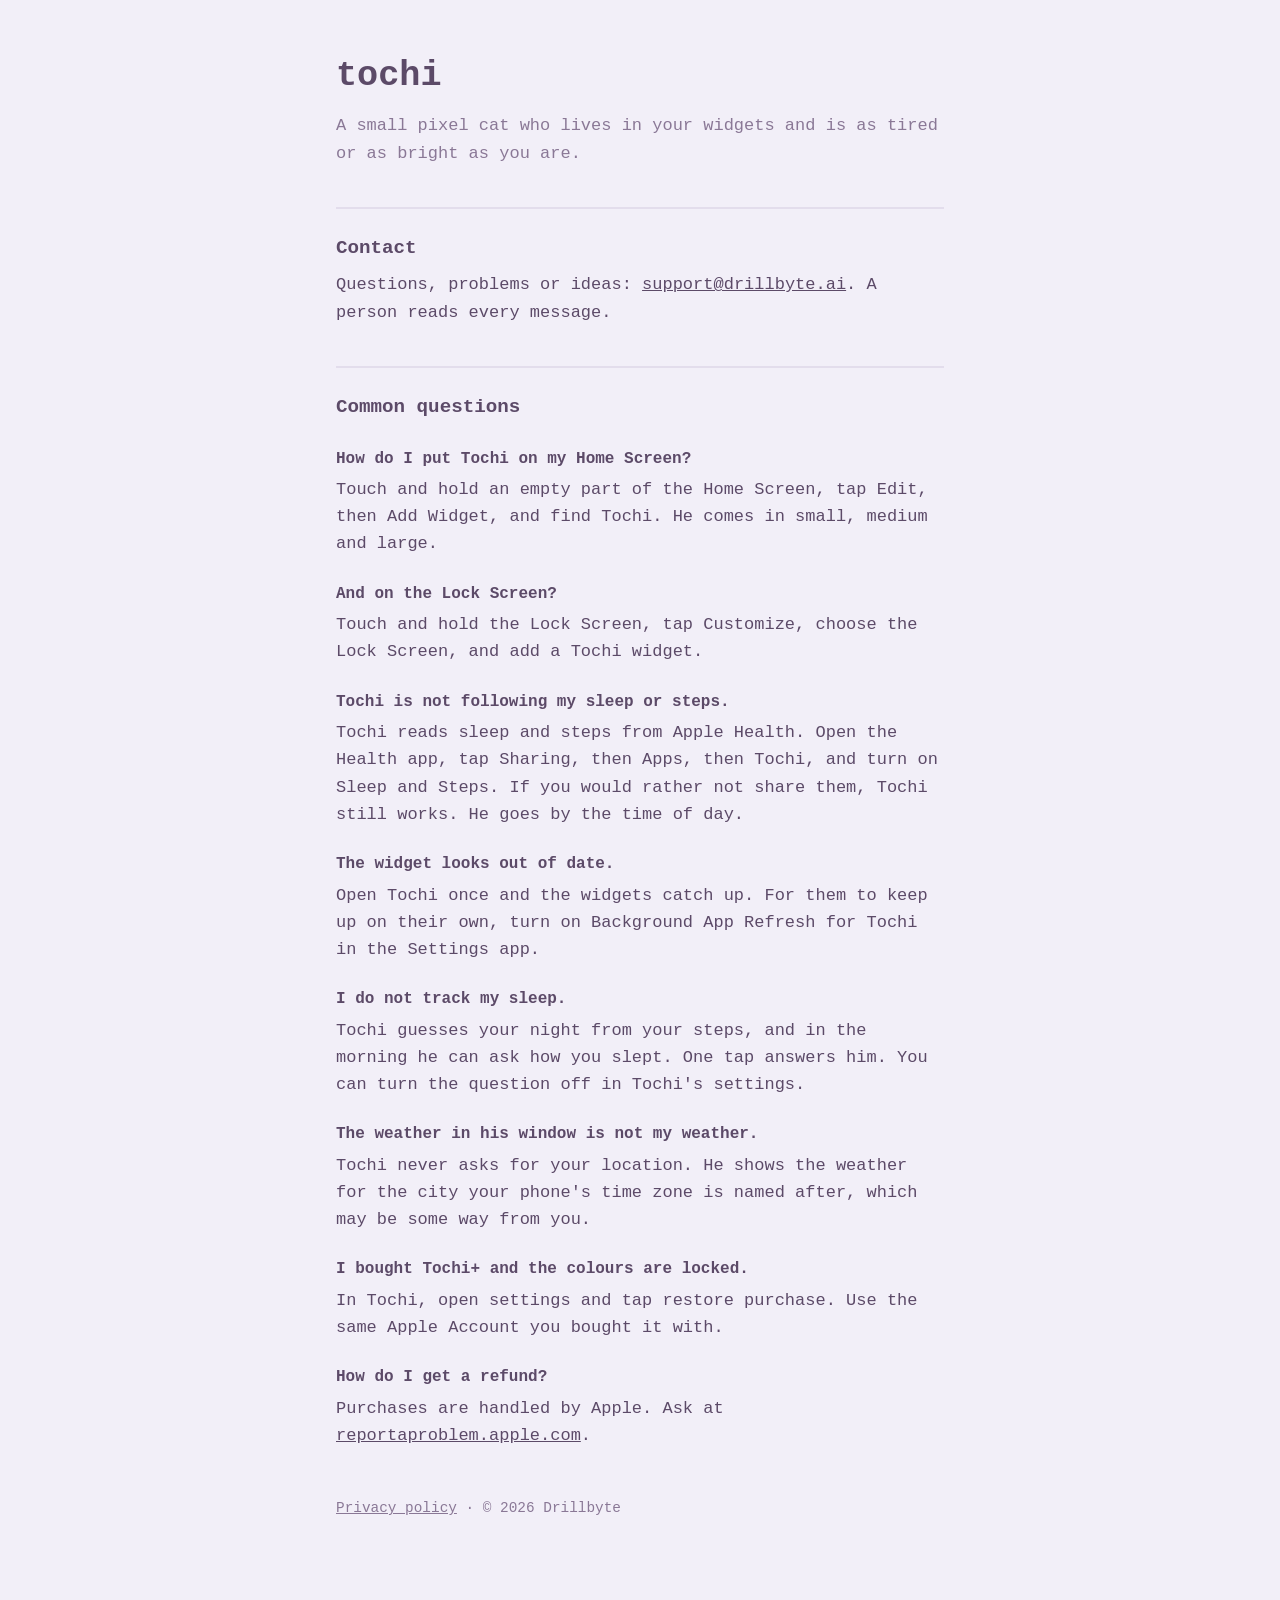
<file: index.html>
<!doctype html>
<html lang="en">
<head>
<meta charset="utf-8">
<meta name="viewport" content="width=device-width, initial-scale=1">
<title>Tochi: help and contact</title>
<link rel="stylesheet" href="style.css">
</head>
<body>
<main>
  <h1>tochi</h1>
  <p class="lede">A small pixel cat who lives in your widgets and is as tired or as bright as you are.</p>

  <h2>Contact</h2>
  <p>Questions, problems or ideas: <a href="mailto:support@drillbyte.ai">support@drillbyte.ai</a>. A person reads every message.</p>

  <h2>Common questions</h2>

  <h3>How do I put Tochi on my Home Screen?</h3>
  <p>Touch and hold an empty part of the Home Screen, tap Edit, then Add Widget, and find Tochi. He comes in small, medium and large.</p>

  <h3>And on the Lock Screen?</h3>
  <p>Touch and hold the Lock Screen, tap Customize, choose the Lock Screen, and add a Tochi widget.</p>

  <h3>Tochi is not following my sleep or steps.</h3>
  <p>Tochi reads sleep and steps from Apple Health. Open the Health app, tap Sharing, then Apps, then Tochi, and turn on Sleep and Steps. If you would rather not share them, Tochi still works. He goes by the time of day.</p>

  <h3>The widget looks out of date.</h3>
  <p>Open Tochi once and the widgets catch up. For them to keep up on their own, turn on Background App Refresh for Tochi in the Settings app.</p>

  <h3>I do not track my sleep.</h3>
  <p>Tochi guesses your night from your steps, and in the morning he can ask how you slept. One tap answers him. You can turn the question off in Tochi's settings.</p>

  <h3>The weather in his window is not my weather.</h3>
  <p>Tochi never asks for your location. He shows the weather for the city your phone's time zone is named after, which may be some way from you.</p>

  <h3>I bought Tochi+ and the colours are locked.</h3>
  <p>In Tochi, open settings and tap restore purchase. Use the same Apple Account you bought it with.</p>

  <h3>How do I get a refund?</h3>
  <p>Purchases are handled by Apple. Ask at <a href="https://reportaproblem.apple.com">reportaproblem.apple.com</a>.</p>

  <p class="foot"><a href="privacy.html">Privacy policy</a> · © 2026 Drillbyte</p>
</main>
</body>
</html>
</file>
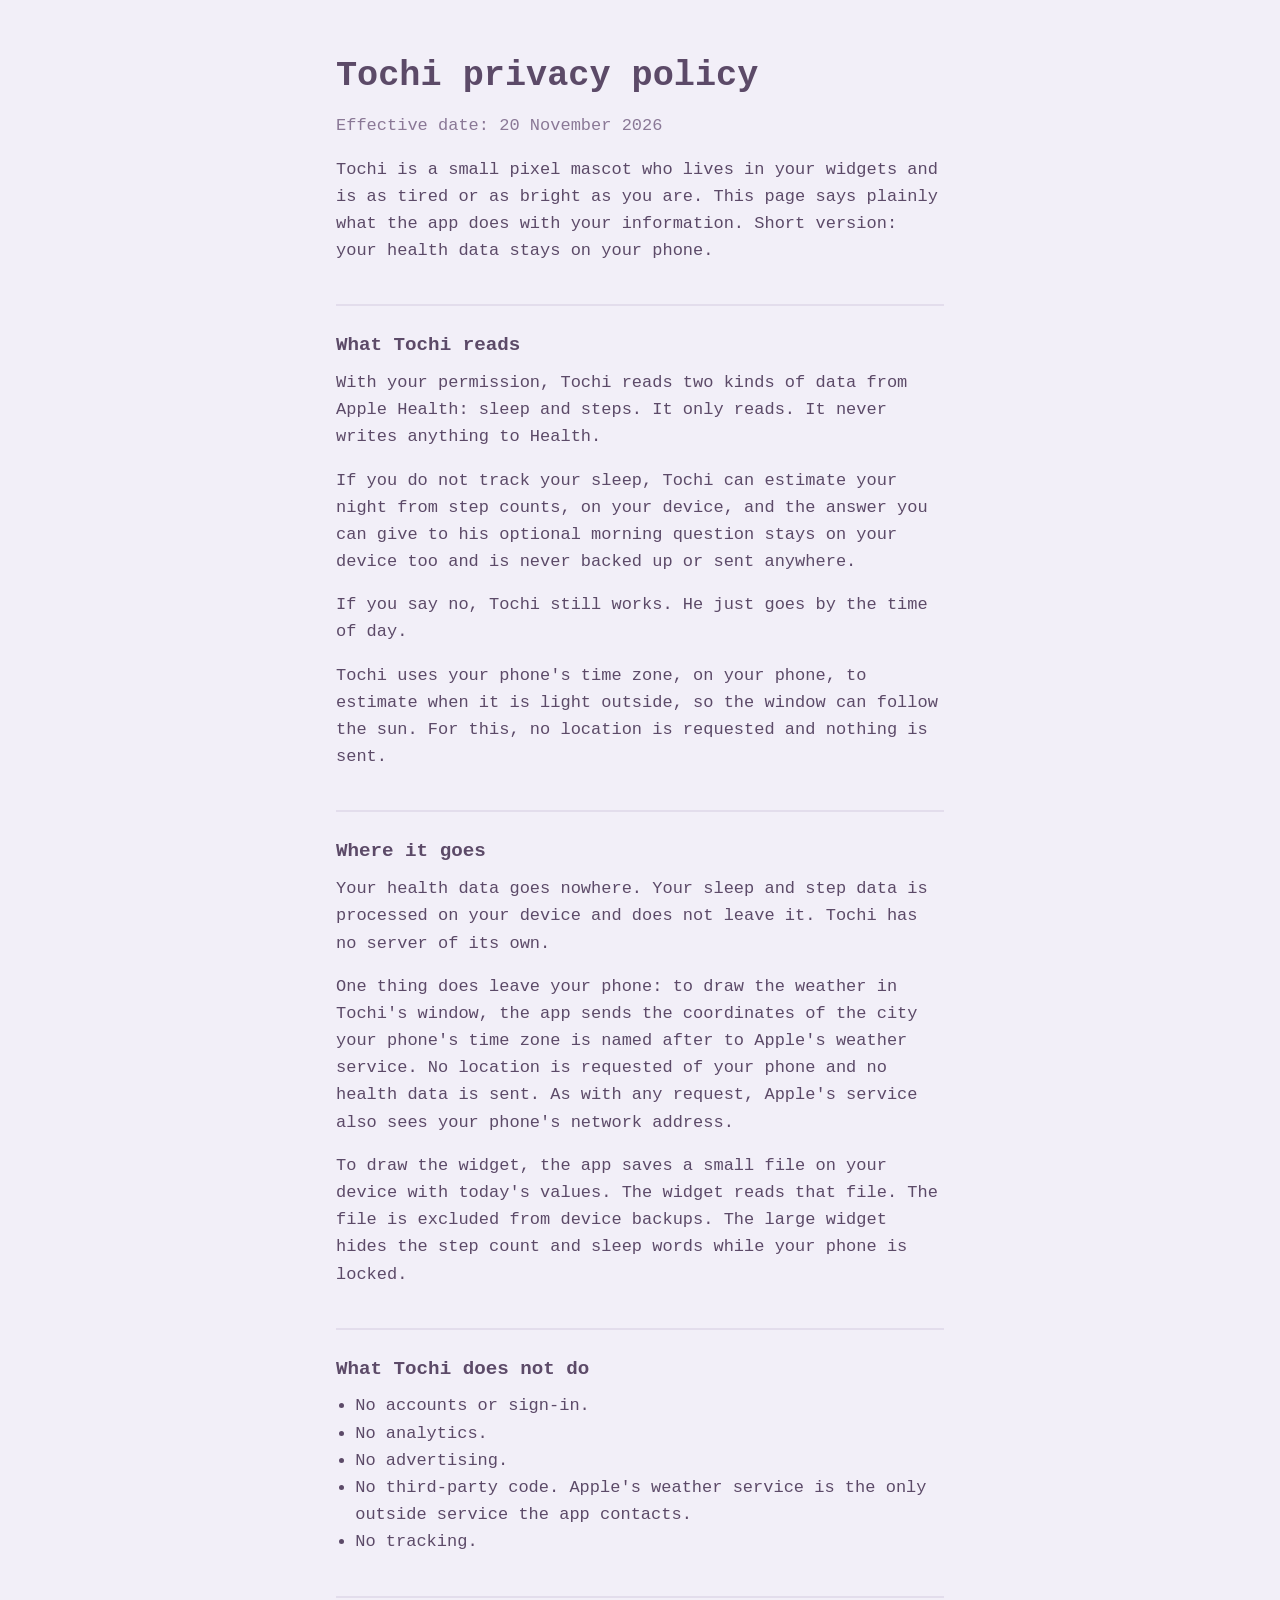
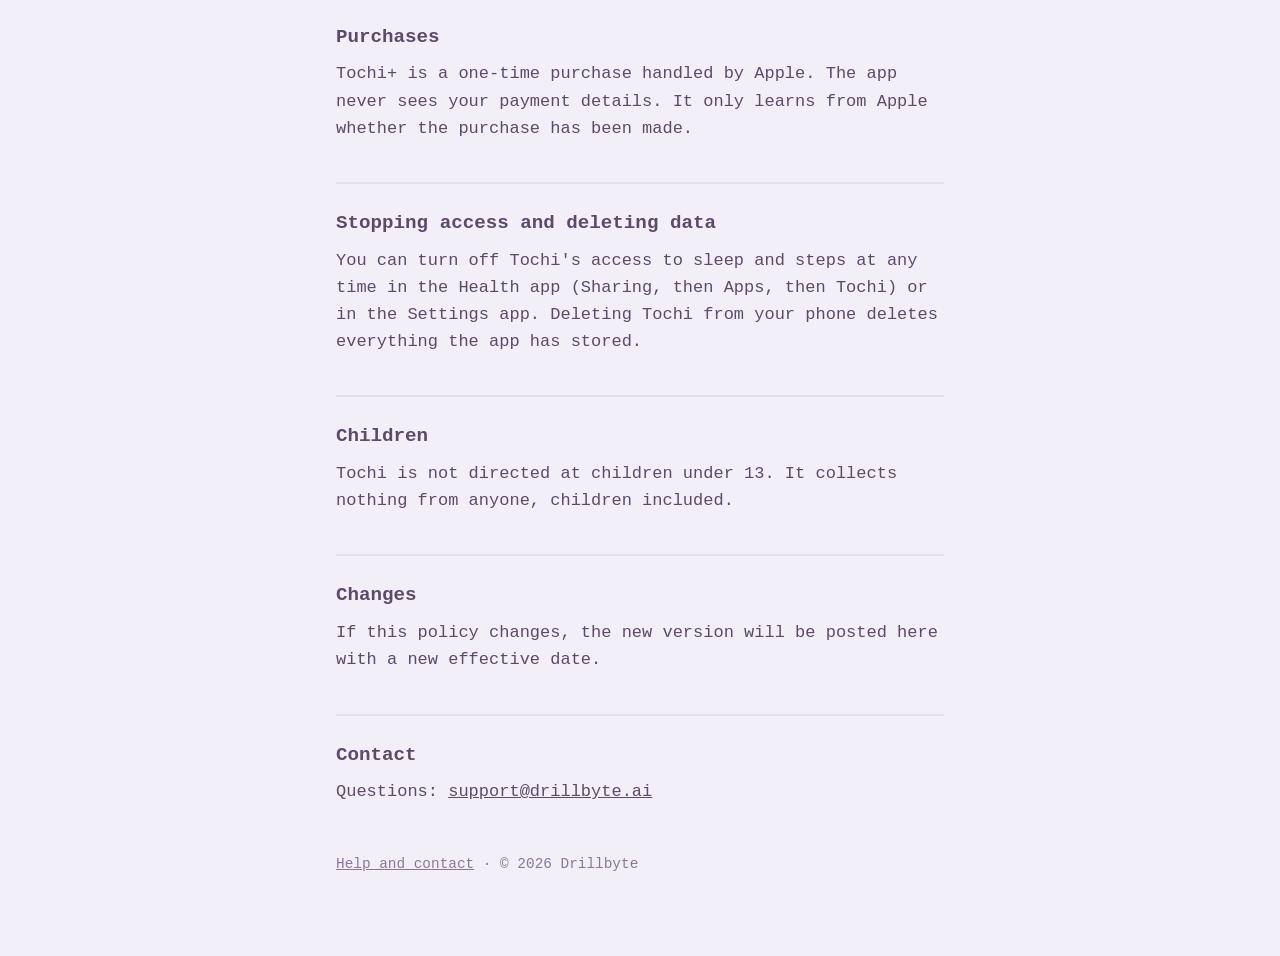
<file: privacy.html>
<!doctype html>
<html lang="en">
<head>
<meta charset="utf-8">
<meta name="viewport" content="width=device-width, initial-scale=1">
<title>Tochi: privacy policy</title>
<link rel="stylesheet" href="style.css">
</head>
<body>
<main>
  <h1>Tochi privacy policy</h1>
  <p class="lede">Effective date: 20 November 2026</p>
  <p>Tochi is a small pixel mascot who lives in your widgets and is as tired or as bright as you are. This page says plainly what the app does with your information. Short version: your health data stays on your phone.</p>
  <h2>What Tochi reads</h2>
  <p>With your permission, Tochi reads two kinds of data from Apple Health: sleep and steps. It only reads. It never writes anything to Health.</p>
  <p>If you do not track your sleep, Tochi can estimate your night from step counts, on your device, and the answer you can give to his optional morning question stays on your device too and is never backed up or sent anywhere.</p>
  <p>If you say no, Tochi still works. He just goes by the time of day.</p>
  <p>Tochi uses your phone's time zone, on your phone, to estimate when it is light outside, so the window can follow the sun. For this, no location is requested and nothing is sent.</p>
  <h2>Where it goes</h2>
  <p>Your health data goes nowhere. Your sleep and step data is processed on your device and does not leave it. Tochi has no server of its own.</p>
  <p>One thing does leave your phone: to draw the weather in Tochi's window, the app sends the coordinates of the city your phone's time zone is named after to Apple's weather service. No location is requested of your phone and no health data is sent. As with any request, Apple's service also sees your phone's network address.</p>
  <p>To draw the widget, the app saves a small file on your device with today's values. The widget reads that file. The file is excluded from device backups. The large widget hides the step count and sleep words while your phone is locked.</p>
  <h2>What Tochi does not do</h2>
  <ul>
    <li>No accounts or sign-in.</li>
    <li>No analytics.</li>
    <li>No advertising.</li>
    <li>No third-party code. Apple's weather service is the only outside service the app contacts.</li>
    <li>No tracking.</li>
  </ul>
  <h2>Purchases</h2>
  <p>Tochi+ is a one-time purchase handled by Apple. The app never sees your payment details. It only learns from Apple whether the purchase has been made.</p>
  <h2>Stopping access and deleting data</h2>
  <p>You can turn off Tochi's access to sleep and steps at any time in the Health app (Sharing, then Apps, then Tochi) or in the Settings app. Deleting Tochi from your phone deletes everything the app has stored.</p>
  <h2>Children</h2>
  <p>Tochi is not directed at children under 13. It collects nothing from anyone, children included.</p>
  <h2>Changes</h2>
  <p>If this policy changes, the new version will be posted here with a new effective date.</p>
  <h2>Contact</h2>
  <p>Questions: <a href="mailto:support@drillbyte.ai">support@drillbyte.ai</a></p>
  <p class="foot"><a href="./">Help and contact</a> · © 2026 Drillbyte</p>
</main>
</body>
</html>
</file>
<file: style.css>
:root {
  --paper: #f2eff8;
  --ink: #5c4a68;
  --soft: #8a7896;
  --line: #e3ddec;
}
@media (prefers-color-scheme: dark) {
  :root {
    --paper: #2d2736;
    --ink: #e9e2f3;
    --soft: #b3a6c2;
    --line: #453d52;
  }
}
* { box-sizing: border-box; }
body {
  margin: 0;
  background: var(--paper);
  color: var(--ink);
  font: 17px/1.6 ui-monospace, "SF Mono", Menlo, Consolas, monospace;
}
main {
  max-width: 40rem;
  margin: 0 auto;
  padding: 3rem 1rem 4rem;
}
h1 { font-size: 2.2rem; margin: 0 0 0.5rem; }
h2 { font-size: 1.2rem; margin: 2.5rem 0 0.5rem; padding-top: 1.5rem; border-top: 2px solid var(--line); }
h3 { font-size: 1rem; margin: 1.5rem 0 0.25rem; }
p, ul { margin: 0 0 1rem; }
ul { padding-left: 1.2rem; }
.lede, .foot { color: var(--soft); }
.foot { margin-top: 3rem; font-size: 0.9rem; }
a { color: inherit; }
</file>
